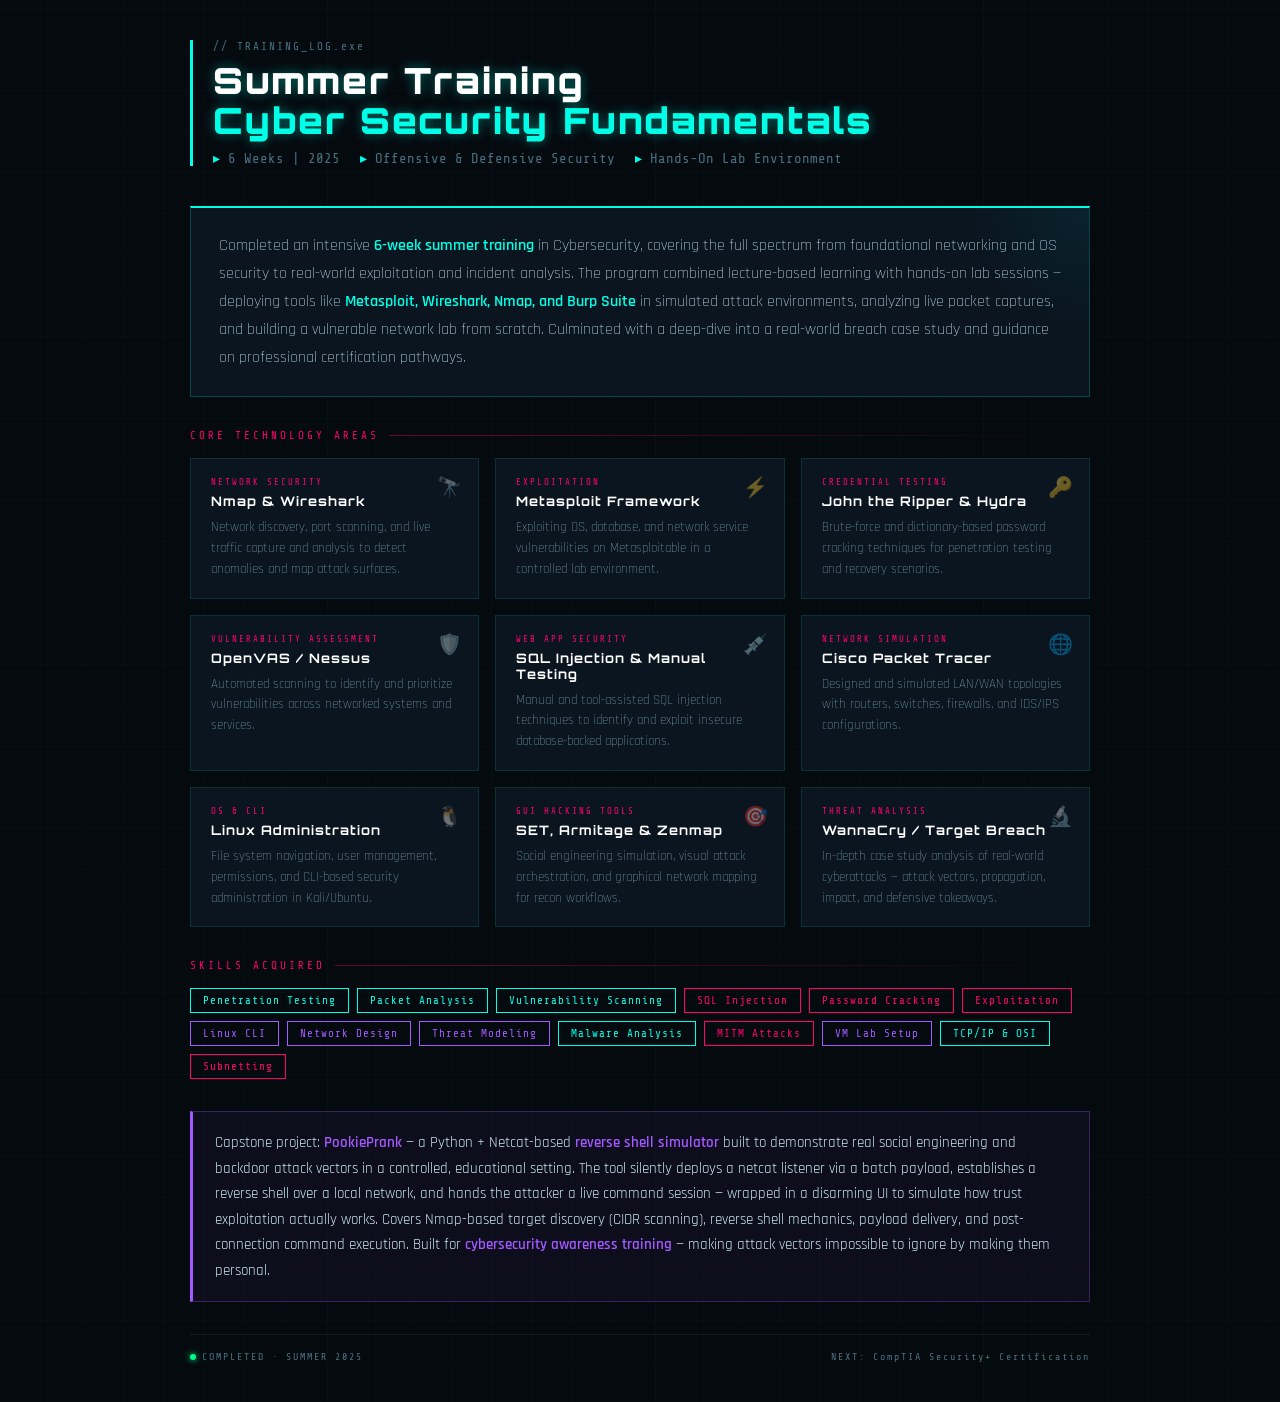
<file: summer_training_section.html>
<!DOCTYPE html>
<html lang="en">
<head>
<meta charset="UTF-8" />
<meta name="viewport" content="width=device-width, initial-scale=1.0"/>
<title>Summer Training – Arnab Mandal</title>
<style>
  @import url('https://fonts.googleapis.com/css2?family=Share+Tech+Mono&family=Orbitron:wght@400;700;900&family=Rajdhani:wght@300;400;600&display=swap');

  :root {
    --bg: #050a0f;
    --surface: #0a1520;
    --border: #00ffe7;
    --accent: #00ffe7;
    --accent2: #ff006e;
    --accent3: #a259ff;
    --text: #c8e6f0;
    --muted: #4a7080;
    --glow: 0 0 12px rgba(0,255,231,0.4);
    --glow2: 0 0 12px rgba(255,0,110,0.4);
  }

  * { box-sizing: border-box; margin: 0; padding: 0; }

  body {
    background: var(--bg);
    color: var(--text);
    font-family: 'Rajdhani', sans-serif;
    min-height: 100vh;
    padding: 40px 20px;
    background-image:
      repeating-linear-gradient(0deg, transparent, transparent 40px, rgba(0,255,231,0.02) 40px, rgba(0,255,231,0.02) 41px),
      repeating-linear-gradient(90deg, transparent, transparent 40px, rgba(0,255,231,0.02) 40px, rgba(0,255,231,0.02) 41px);
  }

  .container {
    max-width: 900px;
    margin: 0 auto;
  }

  /* Header */
  .header {
    border-left: 3px solid var(--accent);
    padding-left: 20px;
    margin-bottom: 40px;
    position: relative;
  }

  .header::before {
    content: '// TRAINING_LOG.exe';
    font-family: 'Share Tech Mono', monospace;
    font-size: 11px;
    color: var(--muted);
    letter-spacing: 2px;
    display: block;
    margin-bottom: 8px;
  }

  .header h1 {
    font-family: 'Orbitron', monospace;
    font-size: clamp(22px, 5vw, 36px);
    font-weight: 900;
    color: #fff;
    text-shadow: var(--glow);
    letter-spacing: 2px;
    line-height: 1.1;
  }

  .header h1 span { color: var(--accent); }

  .header .meta {
    margin-top: 10px;
    font-size: 14px;
    color: var(--muted);
    font-family: 'Share Tech Mono', monospace;
    display: flex;
    gap: 20px;
    flex-wrap: wrap;
  }

  .header .meta span::before { content: '▸ '; color: var(--accent); }

  /* Overview card */
  .overview {
    background: var(--surface);
    border: 1px solid rgba(0,255,231,0.2);
    border-top: 2px solid var(--accent);
    padding: 24px 28px;
    margin-bottom: 32px;
    position: relative;
    overflow: hidden;
  }

  .overview::after {
    content: '';
    position: absolute;
    top: 0; right: 0;
    width: 120px; height: 120px;
    background: radial-gradient(circle at top right, rgba(0,255,231,0.06), transparent 70%);
    pointer-events: none;
  }

  .overview p {
    font-size: 16px;
    line-height: 1.75;
    color: var(--text);
    font-weight: 300;
  }

  .overview p strong {
    color: var(--accent);
    font-weight: 600;
  }

  /* Section label */
  .section-label {
    font-family: 'Share Tech Mono', monospace;
    font-size: 11px;
    letter-spacing: 3px;
    color: var(--accent2);
    text-transform: uppercase;
    margin-bottom: 16px;
    display: flex;
    align-items: center;
    gap: 10px;
  }

  .section-label::after {
    content: '';
    flex: 1;
    height: 1px;
    background: linear-gradient(to right, rgba(255,0,110,0.4), transparent);
  }

  /* Tech grid */
  .tech-grid {
    display: grid;
    grid-template-columns: repeat(auto-fill, minmax(260px, 1fr));
    gap: 16px;
    margin-bottom: 32px;
  }

  .tech-card {
    background: var(--surface);
    border: 1px solid rgba(0,255,231,0.12);
    padding: 18px 20px;
    position: relative;
    transition: border-color 0.2s, transform 0.2s;
    cursor: default;
  }

  .tech-card:hover {
    border-color: var(--accent);
    transform: translateY(-2px);
    box-shadow: var(--glow);
  }

  .tech-card .cat {
    font-family: 'Share Tech Mono', monospace;
    font-size: 9px;
    letter-spacing: 2px;
    color: var(--accent2);
    text-transform: uppercase;
    margin-bottom: 6px;
  }

  .tech-card h3 {
    font-family: 'Orbitron', monospace;
    font-size: 13px;
    font-weight: 700;
    color: #fff;
    margin-bottom: 8px;
    letter-spacing: 1px;
  }

  .tech-card p {
    font-size: 13px;
    line-height: 1.6;
    color: #7aa0b0;
    font-weight: 300;
  }

  .tech-card .icon {
    position: absolute;
    top: 16px;
    right: 16px;
    font-size: 20px;
    opacity: 0.4;
  }

  /* Skills tags */
  .skills-wrap {
    margin-bottom: 32px;
  }

  .tags {
    display: flex;
    flex-wrap: wrap;
    gap: 8px;
  }

  .tag {
    font-family: 'Share Tech Mono', monospace;
    font-size: 11px;
    padding: 5px 12px;
    border: 1px solid;
    letter-spacing: 1px;
    transition: background 0.2s;
  }

  .tag.cyan  { border-color: var(--accent);  color: var(--accent);  }
  .tag.pink  { border-color: var(--accent2); color: var(--accent2); }
  .tag.purple{ border-color: var(--accent3); color: var(--accent3); }

  .tag:hover { background: rgba(0,255,231,0.08); }

  /* Highlight bar */
  .highlight {
    border: 1px solid rgba(162,89,255,0.3);
    border-left: 3px solid var(--accent3);
    background: rgba(162,89,255,0.05);
    padding: 18px 22px;
    margin-bottom: 32px;
  }

  .highlight p {
    font-size: 15px;
    line-height: 1.7;
    color: var(--text);
  }

  .highlight p em {
    color: var(--accent3);
    font-style: normal;
    font-weight: 600;
  }

  /* Footer stamp */
  .stamp {
    font-family: 'Share Tech Mono', monospace;
    font-size: 10px;
    color: var(--muted);
    letter-spacing: 2px;
    border-top: 1px solid rgba(0,255,231,0.1);
    padding-top: 16px;
    display: flex;
    justify-content: space-between;
    flex-wrap: wrap;
    gap: 8px;
  }

  .status-dot {
    display: inline-block;
    width: 6px; height: 6px;
    background: #00ff88;
    border-radius: 50%;
    margin-right: 6px;
    box-shadow: 0 0 6px #00ff88;
    animation: blink 1.5s ease-in-out infinite;
  }

  @keyframes blink {
    0%, 100% { opacity: 1; }
    50% { opacity: 0.3; }
  }
</style>
</head>
<body>
<div class="container">

  <div class="header">
    <h1>Summer Training<br><span>Cyber Security Fundamentals</span></h1>
    <div class="meta">
      <span>6 Weeks | 2025</span>
      <span>Offensive &amp; Defensive Security</span>
      <span>Hands-On Lab Environment</span>
    </div>
  </div>

  <div class="overview">
    <p>
      Completed an intensive <strong>6-week summer training</strong> in Cybersecurity, covering the full spectrum from foundational networking and OS security to real-world exploitation and incident analysis. The program combined lecture-based learning with hands-on lab sessions — deploying tools like <strong>Metasploit, Wireshark, Nmap, and Burp Suite</strong> in simulated attack environments, analyzing live packet captures, and building a vulnerable network lab from scratch. Culminated with a deep-dive into a real-world breach case study and guidance on professional certification pathways.
    </p>
  </div>

  <div class="section-label">Core Technology Areas</div>

  <div class="tech-grid">

    <div class="tech-card">
      <div class="cat">Network Security</div>
      <h3>Nmap &amp; Wireshark</h3>
      <p>Network discovery, port scanning, and live traffic capture and analysis to detect anomalies and map attack surfaces.</p>
      <div class="icon">🔭</div>
    </div>

    <div class="tech-card">
      <div class="cat">Exploitation</div>
      <h3>Metasploit Framework</h3>
      <p>Exploiting OS, database, and network service vulnerabilities on Metasploitable in a controlled lab environment.</p>
      <div class="icon">⚡</div>
    </div>

    <div class="tech-card">
      <div class="cat">Credential Testing</div>
      <h3>John the Ripper &amp; Hydra</h3>
      <p>Brute-force and dictionary-based password cracking techniques for penetration testing and recovery scenarios.</p>
      <div class="icon">🔑</div>
    </div>

    <div class="tech-card">
      <div class="cat">Vulnerability Assessment</div>
      <h3>OpenVAS / Nessus</h3>
      <p>Automated scanning to identify and prioritize vulnerabilities across networked systems and services.</p>
      <div class="icon">🛡️</div>
    </div>

    <div class="tech-card">
      <div class="cat">Web App Security</div>
      <h3>SQL Injection &amp; Manual Testing</h3>
      <p>Manual and tool-assisted SQL injection techniques to identify and exploit insecure database-backed applications.</p>
      <div class="icon">💉</div>
    </div>

    <div class="tech-card">
      <div class="cat">Network Simulation</div>
      <h3>Cisco Packet Tracer</h3>
      <p>Designed and simulated LAN/WAN topologies with routers, switches, firewalls, and IDS/IPS configurations.</p>
      <div class="icon">🌐</div>
    </div>

    <div class="tech-card">
      <div class="cat">OS &amp; CLI</div>
      <h3>Linux Administration</h3>
      <p>File system navigation, user management, permissions, and CLI-based security administration in Kali/Ubuntu.</p>
      <div class="icon">🐧</div>
    </div>

    <div class="tech-card">
      <div class="cat">GUI Hacking Tools</div>
      <h3>SET, Armitage &amp; Zenmap</h3>
      <p>Social engineering simulation, visual attack orchestration, and graphical network mapping for recon workflows.</p>
      <div class="icon">🎯</div>
    </div>

    <div class="tech-card">
      <div class="cat">Threat Analysis</div>
      <h3>WannaCry / Target Breach</h3>
      <p>In-depth case study analysis of real-world cyberattacks — attack vectors, propagation, impact, and defensive takeaways.</p>
      <div class="icon">🔬</div>
    </div>

  </div>

  <div class="section-label">Skills Acquired</div>

  <div class="skills-wrap">
    <div class="tags">
      <span class="tag cyan">Penetration Testing</span>
      <span class="tag cyan">Packet Analysis</span>
      <span class="tag cyan">Vulnerability Scanning</span>
      <span class="tag pink">SQL Injection</span>
      <span class="tag pink">Password Cracking</span>
      <span class="tag pink">Exploitation</span>
      <span class="tag purple">Linux CLI</span>
      <span class="tag purple">Network Design</span>
      <span class="tag purple">Threat Modeling</span>
      <span class="tag cyan">Malware Analysis</span>
      <span class="tag pink">MITM Attacks</span>
      <span class="tag purple">VM Lab Setup</span>
      <span class="tag cyan">TCP/IP &amp; OSI</span>
      <span class="tag pink">Subnetting</span>
    </div>
  </div>

  <div class="highlight">
    <p>
      Capstone project: <em>PookiePrank</em> — a Python + Netcat-based <em>reverse shell simulator</em> built to demonstrate real social engineering and backdoor attack vectors in a controlled, educational setting. The tool silently deploys a netcat listener via a batch payload, establishes a reverse shell over a local network, and hands the attacker a live command session — wrapped in a disarming UI to simulate how trust exploitation actually works. Covers Nmap-based target discovery (CIDR scanning), reverse shell mechanics, payload delivery, and post-connection command execution. Built for <em>cybersecurity awareness training</em> — making attack vectors impossible to ignore by making them personal.
    </p>
  </div>

  <div class="stamp">
    <span><span class="status-dot"></span>COMPLETED · SUMMER 2025</span>
    <span>NEXT: CompTIA Security+ Certification</span>
  </div>

</div>
</body>
</html>
</file>
